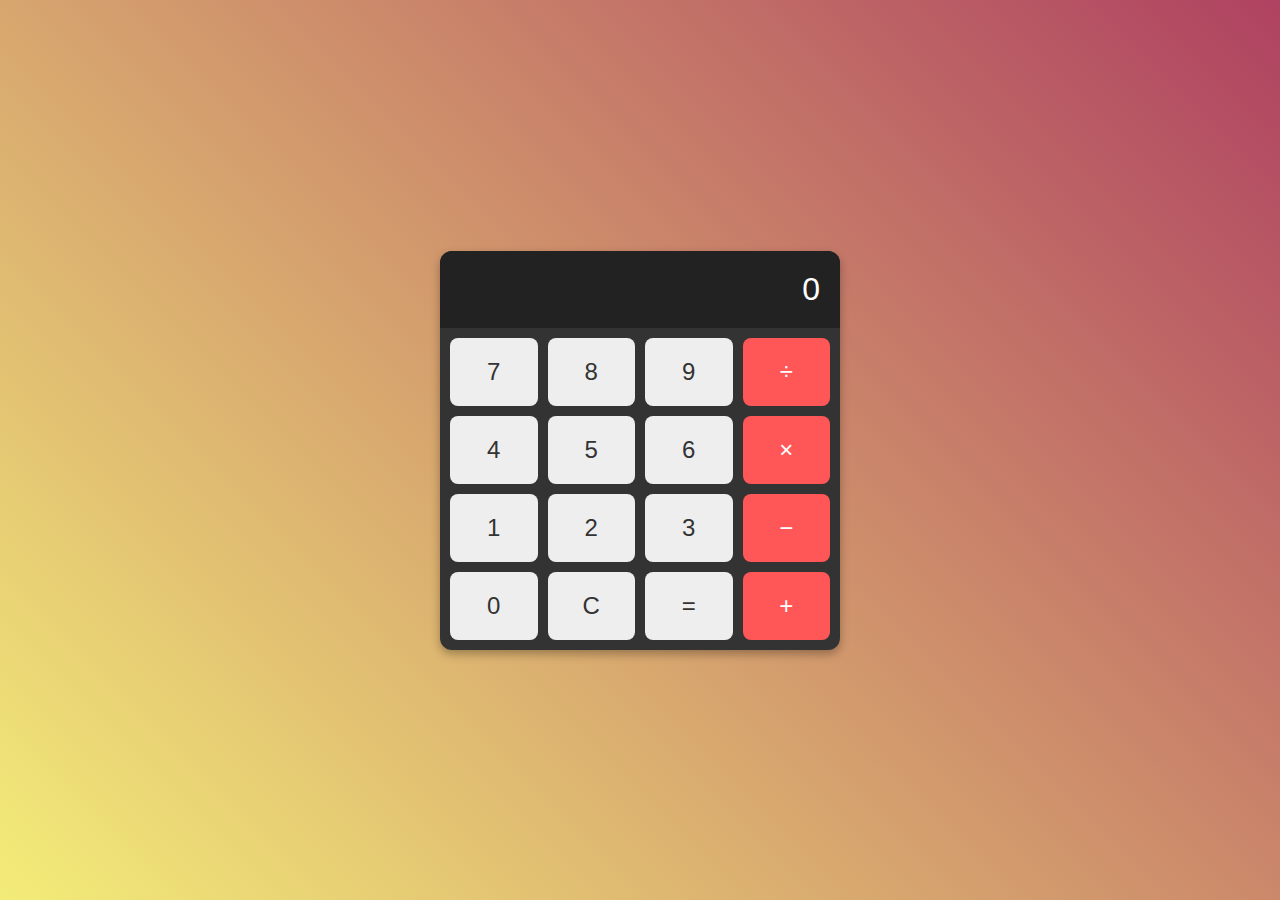
<file: CALCULATOR/index.html>
<!DOCTYPE html>
<html lang="en">
<head>
  <meta charset="UTF-8">
  <meta name="viewport" content="width=device-width, initial-scale=1.0">
  <link rel="stylesheet" href="style.css">
  <title>Basic Calculator</title>
</head>
<body>
  <div class="calculator">
    <div class="display" id="display">0</div>
    <div class="buttons">
      <button onclick="appendNumber('7')">7</button>
      <button onclick="appendNumber('8')">8</button>
      <button onclick="appendNumber('9')">9</button>
      <button onclick="setOperation('÷')">÷</button>

      <button onclick="appendNumber('4')">4</button>
      <button onclick="appendNumber('5')">5</button>
      <button onclick="appendNumber('6')">6</button>
      <button onclick="setOperation('*')">×</button>

      <button onclick="appendNumber('1')">1</button>
      <button onclick="appendNumber('2')">2</button>
      <button onclick="appendNumber('3')">3</button>
      <button onclick="setOperation('-')">−</button>

      <button onclick="appendNumber('0')">0</button>
      <button onclick="clearDisplay()">C</button>
      <button onclick="calculate()">=</button>
      <button onclick="setOperation('+')">+</button>
    </div>
  </div>
  <script src="script.js"></script>
</body>
</html>
</file>
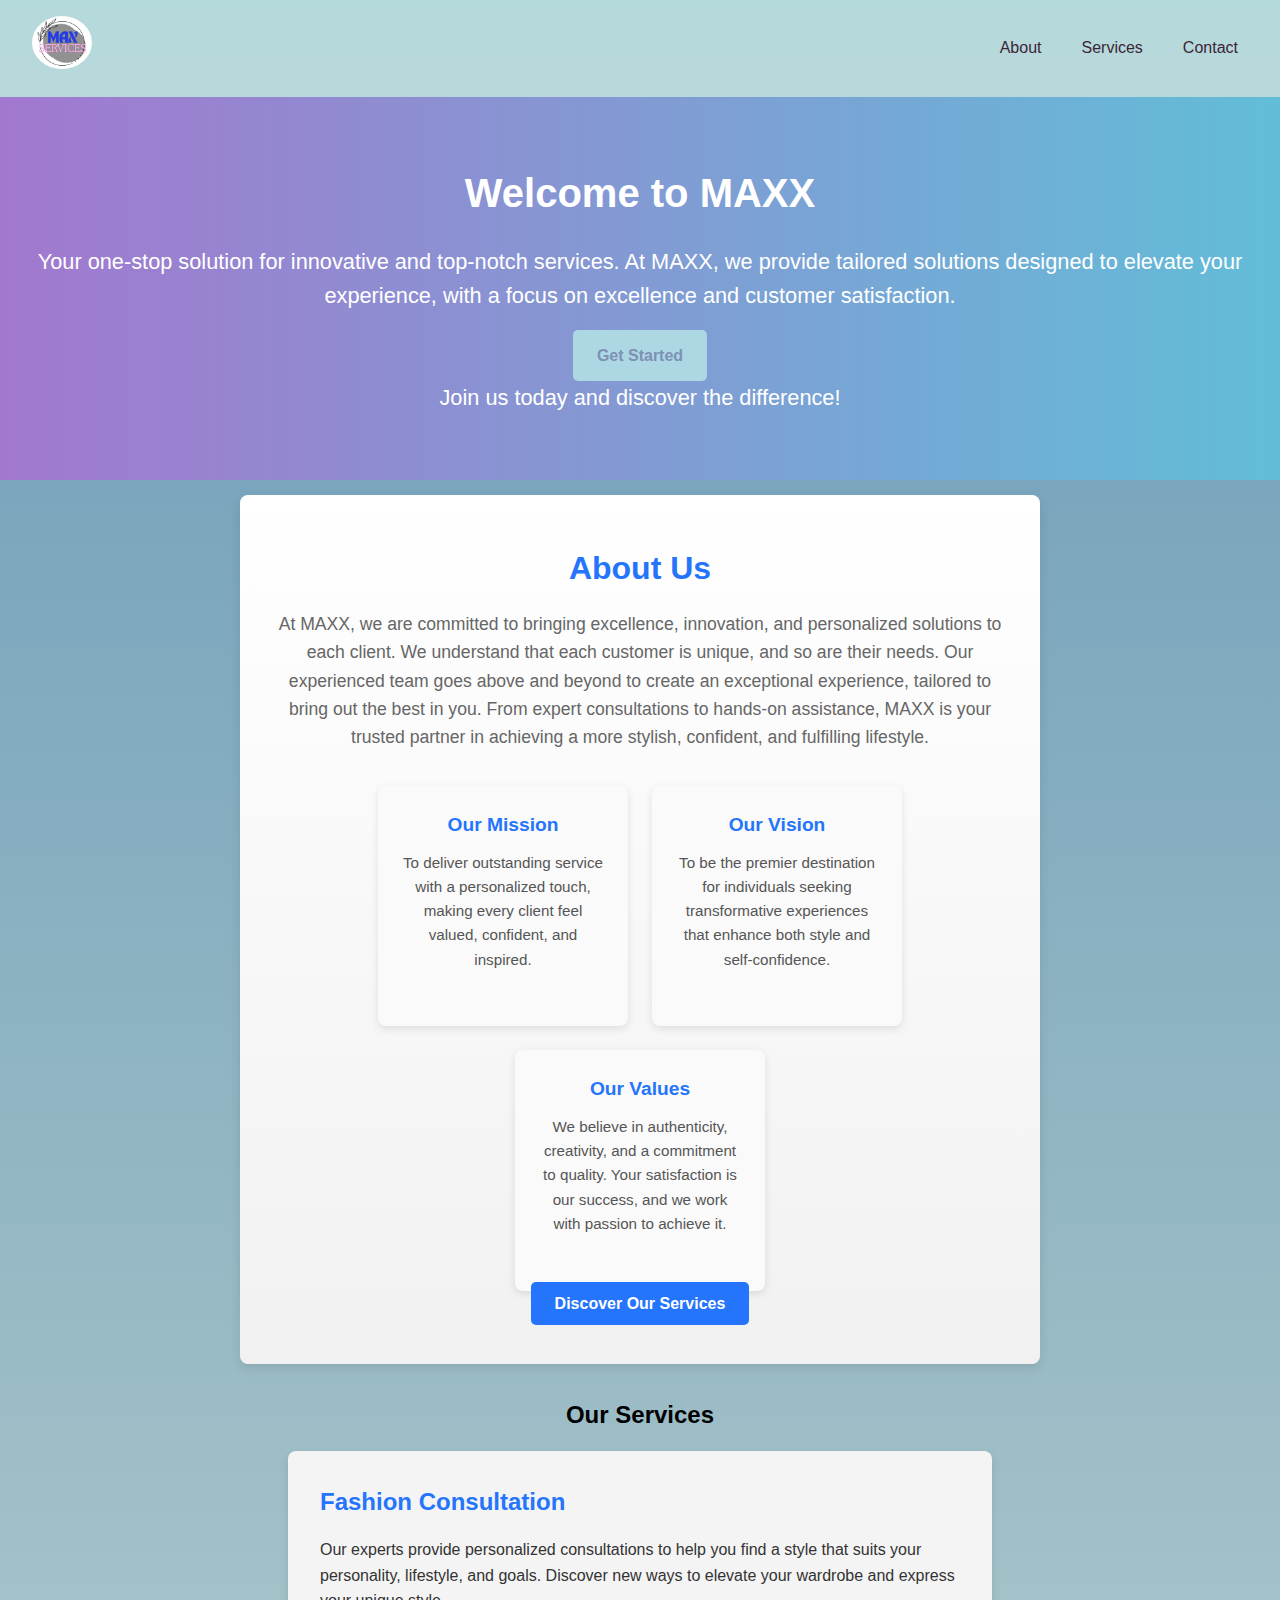
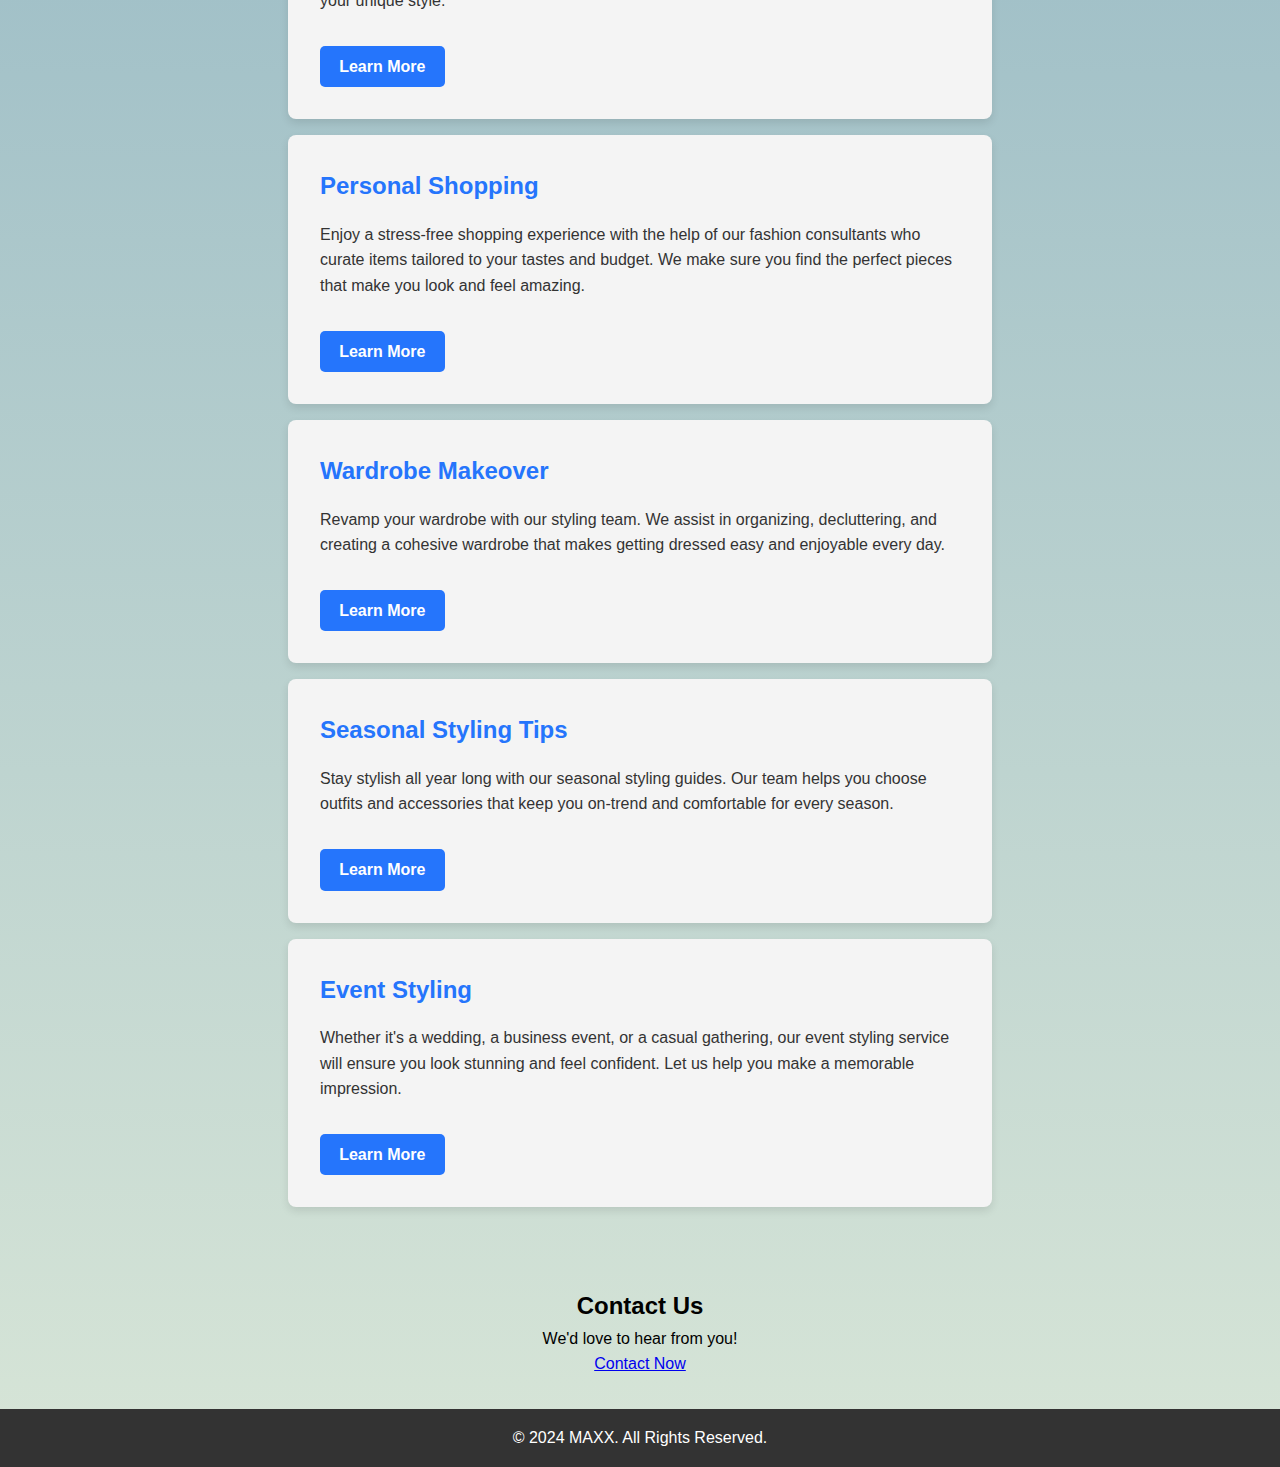
<file: LANDING PAGE/index.html>
<!DOCTYPE html>
<html lang="en">
<head>
  <meta charset="UTF-8">
  <meta name="viewport" content="width=device-width, initial-scale=1.0">
  <title>Landing Page</title>
  <link rel="stylesheet" href="style.css">
</head>
<body>

  <!-- Header Section -->
  <header>
    <nav class="navbar">
      <a href="#" class="logo"><img src="LOGO.png" alt="Brand Logo"></a>
      <ul class="nav-links" id="navLinks">
        <li><a href="#about">About</a></li>
        <li><a href="#services">Services</a></li>
        <li><a href="#contact">Contact</a></li>
      </ul>
      <div class="hamburger-menu" id="hamburgerMenu">
        <span></span>
        <span></span>
        <span></span>
      </div>
    </nav>
  </header>

  <!-- Hero Section -->
<section class="hero">
  <h1>Welcome to MAXX</h1>
  <p>Your one-stop solution for innovative and top-notch services. At MAXX, we provide tailored solutions designed to elevate your experience, with a focus on excellence and customer satisfaction.</p>
  <a href="#contact" class="cta-button">Get Started</a>
  <p class="subtext">Join us today and discover the difference!</p>
</section>


  <!-- About Section -->
  <section id="about" class="about">
    <h2>About Us</h2>
    <p>At MAXX, we are committed to bringing excellence, innovation, and personalized solutions to each client. We understand that each customer is unique, and so are their needs. Our experienced team goes above and beyond to create an exceptional experience, tailored to bring out the best in you. From expert consultations to hands-on assistance, MAXX is your trusted partner in achieving a more stylish, confident, and fulfilling lifestyle.</p>
  
    <div class="about-highlights">
      <div class="highlight">
        <h3>Our Mission</h3>
        <p>To deliver outstanding service with a personalized touch, making every client feel valued, confident, and inspired.</p>
      </div>
      <div class="highlight">
        <h3>Our Vision</h3>
        <p>To be the premier destination for individuals seeking transformative experiences that enhance both style and self-confidence.</p>
      </div>
      <div class="highlight">
        <h3>Our Values</h3>
        <p>We believe in authenticity, creativity, and a commitment to quality. Your satisfaction is our success, and we work with passion to achieve it.</p>
      </div>
    </div>
  
    <a href="#services" class="cta-button">Discover Our Services</a>
  </section>
  

  <!-- Services Section -->
  <section id="services" class="services">
    <h2>Our Services</h2>
    
    <!-- Service 1: Fashion Consultation -->
    <div class="service-card">
      <h3>Fashion Consultation</h3>
      <p>Our experts provide personalized consultations to help you find a style that suits your personality, lifestyle, and goals. Discover new ways to elevate your wardrobe and express your unique style.</p>
      <a href="#consultation" class="service-button">Learn More</a>
    </div>
    
    <!-- Service 2: Personal Shopping -->
    <div class="service-card">
      <h3>Personal Shopping</h3>
      <p>Enjoy a stress-free shopping experience with the help of our fashion consultants who curate items tailored to your tastes and budget. We make sure you find the perfect pieces that make you look and feel amazing.</p>
      <a href="#shopping" class="service-button">Learn More</a>
    </div>
    
    <!-- Service 3: Wardrobe Makeover -->
    <div class="service-card">
      <h3>Wardrobe Makeover</h3>
      <p>Revamp your wardrobe with our styling team. We assist in organizing, decluttering, and creating a cohesive wardrobe that makes getting dressed easy and enjoyable every day.</p>
      <a href="#makeover" class="service-button">Learn More</a>
    </div>
    
    <!-- Service 4: Seasonal Styling Tips -->
    <div class="service-card">
      <h3>Seasonal Styling Tips</h3>
      <p>Stay stylish all year long with our seasonal styling guides. Our team helps you choose outfits and accessories that keep you on-trend and comfortable for every season.</p>
      <a href="#seasonal" class="service-button">Learn More</a>
    </div>
    
    <!-- Service 5: Event Styling -->
    <div class="service-card">
      <h3>Event Styling</h3>
      <p>Whether it's a wedding, a business event, or a casual gathering, our event styling service will ensure you look stunning and feel confident. Let us help you make a memorable impression.</p>
      <a href="#event" class="service-button">Learn More</a>
    </div>
  
  </section>
  

  <!-- Contact Section -->
  <section id="contact" class="contact">
    <h2>Contact Us</h2>
    <p>We'd love to hear from you!</p>
    <a href="#" class="contact-button">Contact Now</a>
  </section>

  <!-- Footer -->
  <footer>
    <p>&copy; 2024 MAXX. All Rights Reserved.</p>
  </footer>

  <!-- JavaScript for Interactive Elements -->
  <script src="script.js"></script>
</body>
</html>
</file>
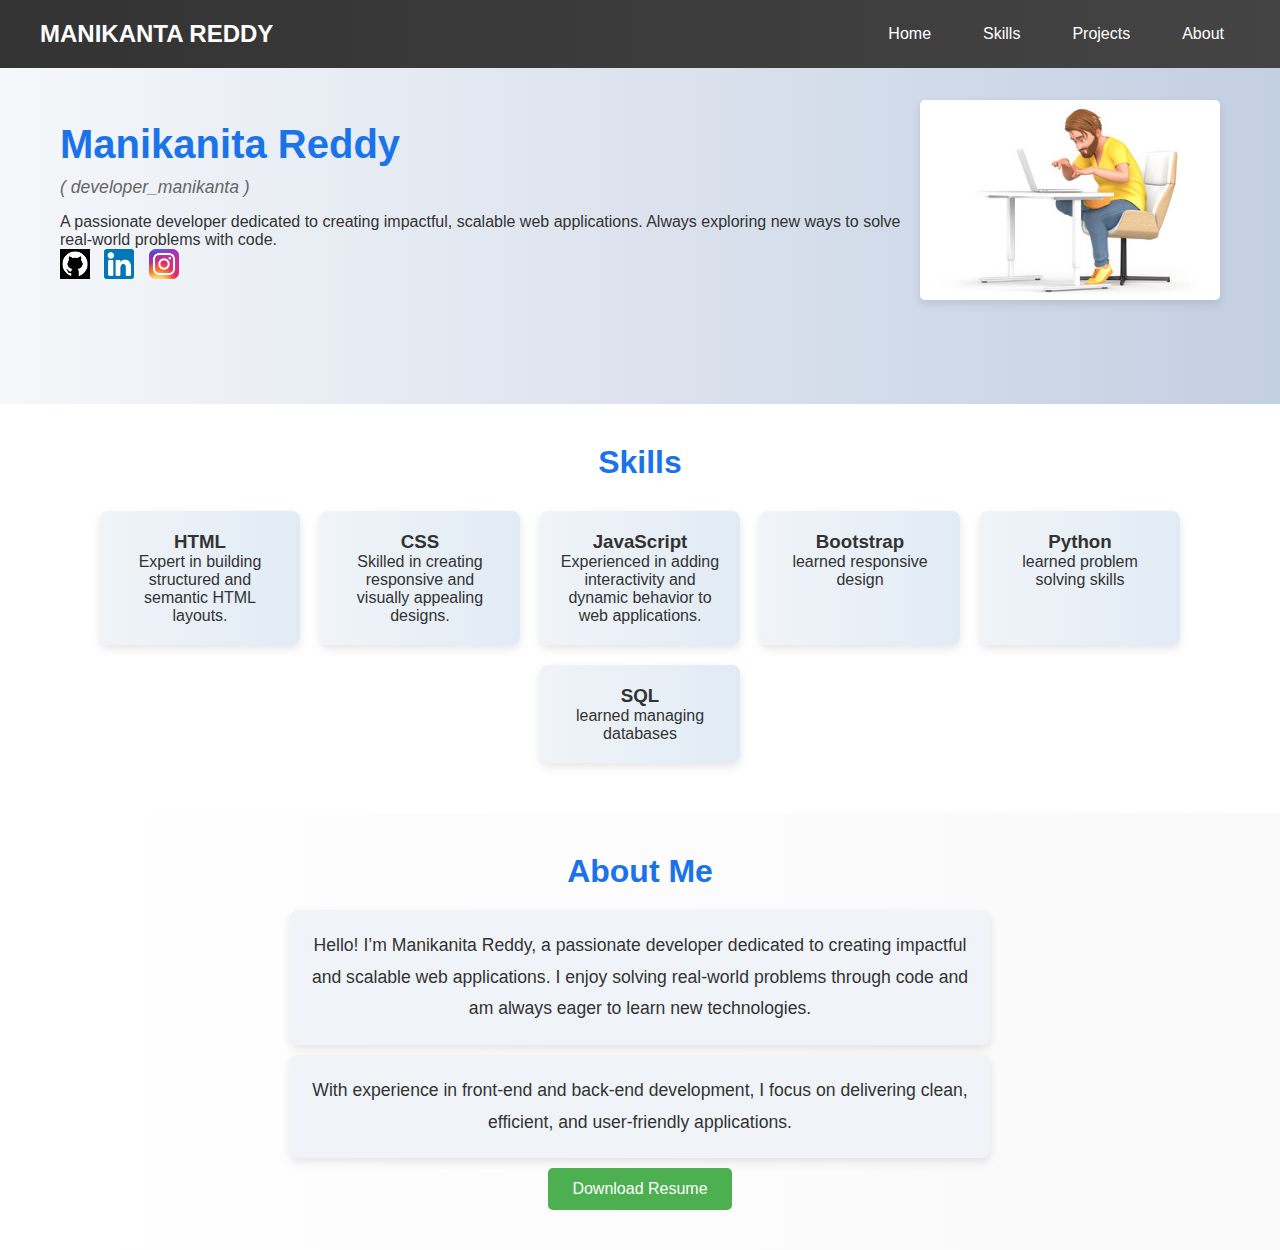
<file: PORTFOLIO/index.html>
<!DOCTYPE html>
<html lang="en">

<head>
    <meta charset="UTF-8">
    <meta name="viewport" content="width=device-width, initial-scale=1.0">
    <title>Manikanta Reddy - Portfolio</title>
    <link rel="stylesheet" href="style.css">
</head>

<body>
    <!-- Navigation -->
    <header>
        <nav class="navbar">
            <div class="logo">manikanta Reddy</div>
            <ul class="nav-links">
                <li><a href="#home">Home</a></li>
                <li><a href="#skills">Skills</a></li>
                <li><a href="#projects">Projects</a></li>
                <li><a href="#about">About</a></li>
            </ul>
            <div class="hamburger-menu">
                <span></span>
                <span></span>
                <span></span>
            </div>
        </nav>
    </header>

    <!-- Home Section -->
    <section id="home" class="profile-section">
        <div class="profile-info">
            <h1>Manikanita Reddy</h1>
            <p class="username">( developer_manikanta )</p>
            <p>A passionate developer dedicated to creating impactful, scalable web applications. Always exploring new
                ways to solve real-world problems with code.</p>
            <div class="social-icons">
                <a href="https://github.com/manikanta945" target="_blank"><img src="github.png" alt="GitHub"></a>
                <a href="https://www.linkedin.com/in/manikanta-reddy-772151262?utm_source=share&utm_campaign=share_via&utm_content=profile&utm_medium=android_app"                    target="_blank"><img src="limkedin.png" alt="LinkedIn"></a>
                <a href="https://www.instagram.com/md.malik.03/profilecard/?igsh=MWJjeHYwaGhnMnN4ZA==" target="_blank"><img src="instagram.jpeg" alt="Instagram"></a>
            </div>
        </div>
        <div class="profile-image">
            <img src="adobe2.jpg" alt="Developer illustration">
        </div>
    </section>

    <!-- Skills Section -->
    <section id="skills" class="skills-section">
        <h2>Skills</h2>
        <div class="skills-container">
            <div class="skill-card">
                <h3>HTML</h3>
                <p>Expert in building structured and semantic HTML layouts.</p>
            </div>
            <div class="skill-card">
                <h3>CSS</h3>
                <p>Skilled in creating responsive and visually appealing designs.</p>
            </div>
            <div class="skill-card">
                <h3>JavaScript</h3>
                <p>Experienced in adding interactivity and dynamic behavior to web applications.</p>
            </div>
            <div class="skill-card">
                <h3>Bootstrap</h3>
                <p>learned responsive design</p>
            </div>
            <div class="skill-card">
                <h3>Python</h3>
                <p>learned problem solving skills</p>
            </div>
            <div class="skill-card">
                <h3>SQL</h3>
                <p>learned managing databases</p>
            </div>

        </div>
    </section>

   
    <!-- About Section -->
    <section id="about" class="about-section">
        <h2>About Me</h2>
        <p>Hello! I’m Manikanita Reddy, a passionate developer dedicated to creating impactful and scalable web
            applications. I enjoy solving real-world problems through code and am always eager to learn new
            technologies.</p>
        <p>With experience in front-end and back-end development, I focus on delivering clean, efficient, and
            user-friendly applications.</p>

        <!-- Resume Download Button -->
        <a href="manikanta.pdf" download class="download-button"> <button onclick="window.open('manikanta.pdf')">Download
                Resume</button></a>
    </section>


    <script src="script.js"></script>
</body>

</html>
</file>
<file: CALCULATOR/style.css>
* {
  margin: 0;
  padding: 0;
  box-sizing: border-box;
}

body {
  display: flex;
  align-items: center;
  justify-content: center;
  height: 100vh;
  background: linear-gradient(45deg, #f3ec78, #af4261);
  font-family: Arial, sans-serif;
}

.calculator {
  width: 100%;
  max-width: 400px;
  border-radius: 12px;
  overflow: hidden;
  box-shadow: 0 4px 10px rgba(0, 0, 0, 0.3);
  background-color: #333;
}

.display {
  background: #222;
  color: white;
  font-size: 2em;
  padding: 20px;
  text-align: right;
}

.buttons {
  display: grid;
  grid-template-columns: repeat(4, 1fr);
  gap: 10px;
  padding: 10px;
}

button {
  font-size: 1.5em;
  padding: 20px;
  border: none;
  border-radius: 8px;
  cursor: pointer;
  transition: transform 0.2s ease, background-color 0.3s ease;
}

button:hover {
  transform: translateY(-4px);
}

button:active {
  transform: translateY(2px);
}

button:nth-child(4n+4) {
  background: #ff5757;
  color: white;
}

button:nth-child(4n+4):hover {
  background: #ff4545;
}

button:not(:nth-child(4n+4)) {
  background: #eee;
  color: #333;
}

button:not(:nth-child(4n+4)):hover {
  background: #ddd;
}

@media (max-width: 400px) {
  .display {
    font-size: 1.5em;
    padding: 15px;
  }
  button {
    font-size: 1.2em;
    padding: 15px;
  }
}
</file>
<file: PORTFOLIO/style.css>
/* General Styling */
* {
  box-sizing: border-box;
  margin: 0;
  padding: 0;
}

body {
  font-family: 'Arial', sans-serif;
  color: #333;
  background: linear-gradient(to right, #f5f7fa, #c3cfe2);
}

/* Navigation */
/* Header */
header {
  width: 100%;
  padding: 20px;
  background: linear-gradient(to right, #333, #444); /* Gradient background */
  color: white; /* White text color */
  position: fixed;
  top: 0;
  left: 0;
  z-index: 1000;
}

/* Navbar */
.navbar {
  display: flex;
  justify-content: space-between;
  align-items: center;
  max-width: 1200px;
  margin: 0 auto;
}

/* Logo */
.logo {
  font-size: 1.5rem;
  font-weight: bold;
  text-transform: uppercase;
  cursor: pointer;
}

/* Nav Links */
.nav-links {
  list-style: none;
  display: flex;
  gap: 20px;
}

.nav-links li a {
  color: white;
  text-decoration: none;
  font-size: 1rem;
  padding: 8px 16px;
  transition: background-color 0.3s ease, transform 0.3s ease;
  border-radius: 4px;
  cursor: pointer;
}

.nav-links li a:hover {
  background-color: #555; /* Light gray background on hover */
  transform: scale(1.1); /* Slightly enlarge on hover */
}

/* Hamburger Menu */
.hamburger-menu {
  display: none;
  flex-direction: column;
  cursor: pointer;
  gap: 4px;
}

.hamburger-menu span {
  width: 25px;
  height: 3px;
  background-color: white;
  transition: 0.3s;
}

/* Responsive Design */
@media (max-width: 768px) {
  .nav-links {
    display: none; /* Hide links on smaller screens */
    flex-direction: column;
    background-color: #333;
    position: absolute;
    top: 60px;
    right: 0;
    width: 100%;
    padding: 20px;
    border-radius: 0 0 8px 8px;
  }

  .nav-links li {
    text-align: center;
    padding: 10px 0;
  }

  .hamburger-menu {
    display: flex;
  }
}

/* Active Menu State (for mobile) */
.navbar.active .nav-links {
  display: flex;
}

/* Home Section */
.profile-section {
  display: flex;
  align-items: center;
  justify-content: space-around;
  padding: 100px 20px; /* Adjusted for fixed header */
  max-width: 1200px;
  margin: 0 auto;
}

.profile-info h1 {
  font-size: 2.5rem;
  color: #1a73e8;
  margin-bottom: 10px;
}

.username {
  font-style: italic;
  color: #666;
  font-size: 1.1rem;
  margin-bottom: 15px;
}

.social-icons img {
  width: 30px;
  height: 30px;
  margin-right: 10px;
  transition: transform 0.3s ease;
  cursor: pointer;
}

.social-icons img:hover {
  transform: scale(1.2);
}

.profile-image img {
  width: 300px;
  border-radius: 5px;
  box-shadow: 0 4px 10px rgba(0, 0, 0, 0.1);
}

/* Skills Section */
.skills-section, .about-section {
  background: #ffffff;
  padding: 40px 20px;
  text-align: center;
}

.skills-section h2, .about-section h2 {
  font-size: 2rem;
  margin-bottom: 20px;
  color: #1a73e8;
}

.skills-container {
  display: flex;
  flex-wrap: wrap;
  justify-content: center;
}

.skill-card {
  background: linear-gradient(to right, #f0f4f8, #e1ebf5);
  padding: 20px;
  margin: 10px;
  border-radius: 8px;
  box-shadow: 0 4px 10px rgba(0, 0, 0, 0.1);
  width: 200px;
  transition: transform 0.3s, background 0.3s;
  cursor: pointer;
}

.skill-card:hover {
  transform: scale(1.05);
  background: linear-gradient(to right, #e1ebf5, #d1dce4);
}

/* Projects Section */
.projects-section {
  background: #f7f8fa;
  padding: 40px 20px;
  text-align: center;
}

.projects-section h2 {
  font-size: 2rem;
  margin-bottom: 20px;
  color: #1a73e8;
}

.projects-container {
  display: flex;
  flex-wrap: wrap;
  justify-content: center;
}

.project-card {
  background: linear-gradient(to right, #ffffff, #eef2f7);
  padding: 20px;
  margin: 10px;
  border-radius: 8px;
  box-shadow: 0 4px 10px rgba(0, 0, 0, 0.1);
  width: 250px;
  transition: transform 0.3s, box-shadow 0.3s;
  text-align: left;
  cursor: pointer;
}

.project-card h3 {
  color: #1a73e8;
  margin-bottom: 10px;
}

.project-card p {
  margin-bottom: 10px;
  color: #555;
}

.project-card a {
  display: inline-block;
  text-decoration: none;
  color: #4285f4;
  font-weight: bold;
  margin-top: 10px;
  transition: color 0.3s;
}

.project-card a:hover {
  color: #ffd700;
}

.project-card:hover {
  transform: scale(1.05);
  box-shadow: 0 6px 15px rgba(0, 0, 0, 0.2);
  background: linear-gradient(to right, #eef2f7, #e0e7ee);
}

/* About Section */
.about-section {
  background: linear-gradient(to right, #ffffff, #f9f9f9);
  padding: 40px 20px;
  text-align: center;
  color: #333;
}

.about-section h2 {
  font-size: 2rem;
  margin-bottom: 20px;
  color: #1a73e8;
}

.about-section p {
  font-size: 1.1rem;
  max-width: 700px;
  margin: 10px auto;
  line-height: 1.8;
  background: #f0f4f8;
  padding: 20px;
  border-radius: 8px;
  box-shadow: 0 4px 10px rgba(0, 0, 0, 0.1);
  transition: background 0.3s ease;
}

.about-section p:hover {
  background: #e1ebf5;
}

/* Style for the download button */
.download-button {
  display: inline-block;
  text-decoration: none;
}

.download-button button {
  background-color: #4CAF50; /* Green background */
  color: white; /* White text */
  padding: 12px 24px; /* Some padding */
  border: none; /* No border */
  border-radius: 5px; /* Rounded corners */
  font-size: 16px; /* Font size */
  cursor: pointer; /* Pointer cursor on hover */
  transition: background-color 0.3s ease; /* Transition for hover effect */
}

.download-button button:hover {
  background-color: #45a049; /* Darker green on hover */
}

.download-button button:active {
  background-color: #3e8e41; /* Even darker on click */
}

/* Responsive */
@media (max-width: 768px) {
  .nav-links {
    display: none;
    flex-direction: column;
    background: #444; /* Darker background for mobile */
    width: 100%;
    text-align: center;
  }

  .nav-links.active {
    display: flex;
  }

  .hamburger-menu {
    display: flex;
    flex-direction: column;
    cursor: pointer;
  }

  .hamburger-menu span {
    width: 25px;
    height: 3px;
    background: #fff;
    margin: 5px 0;
  }

  .profile-section, .skills-container, .projects-container {
    flex-direction: column;
    align-items: center;
  }

  .profile-image img {
    width: 200px;
    margin-top: 20px;
  }

  .skill-card, .project-card {
    width: 90%;
    max-width: 300px;
  }
}
</file>
<file: LANDING PAGE/style.css>
/* Basic Reset */
* {
  margin: 0;
  padding: 0;
  box-sizing: border-box;
}

body {
  font-family: Arial, sans-serif;
  line-height: 1.6;
  overflow-x: hidden;
  background: linear-gradient(rgb(105, 154, 184),rgb(215, 229, 215));
}

/* Header */
header {
  background:linear-gradient(rgb(181, 218, 219),rgb(184, 216, 219));
  padding: 1em 0;
  position: sticky;
  top: 0;
  z-index: 1000;
}

.navbar {
  display: flex;
  justify-content: space-between;
  align-items: center;
  padding: 0 2em;
}

.logo {
  font-size: 1.5em;
  font-weight: bold;
}

.logo img {
  width: 6vw;
  max-width: 60px;
  transition: transform 0.3s ease;
  border-radius: 50%;
}

/* Logo Hover Effect */
.logo img:hover {
  transform: scale(1.1);
  filter: hue-rotate(30deg);
}

.nav-links {
  list-style-type: none;
  display: flex;
  gap: 20px;
}

.nav-links a {
  text-decoration: none;
  color: #3b2638;
  font-weight: 500;
  padding: 5px 10px;
  transition: color 0.3s ease;
}

.nav-links a:hover {
  color: #5cbcca;
}

.hamburger-menu {
  display: none;
  flex-direction: column;
  gap: 5px;
  cursor: pointer;
}

.hamburger-menu span {
  display: block;
  width: 25px;
  height: 3px;
  background-color: #fff;
  transition: transform 0.3s ease;
}

/* Responsive styles */
@media (max-width: 768px) {
  .nav-links {
    display: none;
    position: absolute;
    top: 60px;
    left: 0;
    width: 100%;
    background-color: #333;
    flex-direction: column;
    align-items: center;
  }

  .nav-links li {
    padding: 10px 0;
  }

  .hamburger-menu {
    display: flex;
  }

  .nav-links.show {
    display: flex;
  }
}

/* Hero Section */
.hero {
  display: flex;
  flex-direction: column;
  align-items: center;
  text-align: center;
  padding: 4em 2em;
  background: linear-gradient(to right, #a278cf, #62bdd8);
  color: #fff;
  animation: fadeIn 2s ease-in-out;
}

.hero h1 {
  font-size: 2.5em;
  margin-bottom: 0.5em;
  animation: slideIn 1.5s ease-out;
}

.hero .cta-button {
  margin-top: 1em;
  padding: 0.8em 1.5em;
  background-color: #add7e2;
  color: #7d91b5;
  text-decoration: none;
  border-radius: 5px;
  font-weight: bold;
  transition: background-color 0.3s;
}


.hero p{
  font-size: 1.7vw;
}
.hero .cta-button:hover {
  background:linear-gradient(rgb(130, 185, 152),rgb(209, 209, 155));
  color: whitesmoke;
}

/* Animations */
@keyframes fadeIn {
  from { opacity: 0; }
  to { opacity: 1; }
}

@keyframes slideIn {
  from { transform: translateY(-20px); }
  to { transform: translateY(0); }
}

/* Section Styles */
section {
  padding: 2em;
  text-align: center;
}

.about, .services, .contact {
  max-width: 800px;
  margin: auto;
}

/* Service Section Styling */
.service-card {
  background-color: #f4f4f4;
  margin: 1em;
  padding: 2em;
  border-radius: 8px;
  box-shadow: 0 4px 8px rgba(0, 0, 0, 0.1);
  transition: transform 0.3s ease;
  text-align: left;
}

.service-card h3 {
  font-size: 1.5em;
  color: #2575fc;
}

.service-card p {
  margin: 1em 0;
  color: #333;
}

.service-card:hover {
  transform: translateY(-10px);
}

.service-button {
  display: inline-block;
  margin-top: 1em;
  padding: 0.5em 1.2em;
  background-color: #2575fc;
  color: #fff;
  border-radius: 5px;
  text-decoration: none;
  font-weight: bold;
  transition: background-color 0.3s ease;
}

.service-button:hover {
  background-color: #1a5dbb;
}


/* Footer */
footer {
  background-color: #333;
  color: #fff;
  padding: 1em;
  text-align: center;
}
/* About Section */
.about {
  margin-top: 15px;
  padding: 3em 2em;
  background: linear-gradient(to bottom, #fff, #f1f1f1);
  color: #333;
  text-align: center;
  border-radius: 8px;
  box-shadow: 0 4px 12px rgba(0, 0, 0, 0.1);
}

.about h2 {
  font-size: 2em;
  margin-bottom: 0.5em;
  color: #2575fc;
  font-weight: bold;
}

.about p {
  font-size: 1.1em;
  margin-bottom: 2em;
  max-width: 800px;
  margin-left: auto;
  margin-right: auto;
  line-height: 1.6;
  color: #666;
}

/* Highlights Section */
.about-highlights {
  display: flex;
  gap: 1.5em;
  flex-wrap: wrap;
  justify-content: center;
  margin-top: 2em;
}

.highlight {
  background-color: #fafafa;
  padding: 1.5em;
  border-radius: 8px;
  box-shadow: 0 3px 8px rgba(0, 0, 0, 0.1);
  max-width: 250px;
  transition: transform 0.3s ease;
}

.highlight h3 {
  font-size: 1.2em;
  margin-bottom: 0.5em;
  color: #2575fc;
}

.highlight p {
  font-size: 0.95em;
  color: #555;
}

.highlight:hover {
  transform: translateY(-5px);
}

/* CTA Button */
.about .cta-button {
  margin-top: 2em;
  padding: 0.8em 1.5em;
  background-color: #2575fc;
  color: #fff;
  border-radius: 5px;
  text-decoration: none;
  font-weight: bold;
  transition: background-color 0.3s ease;
}

.about .cta-button:hover {
  background-color: #1a5dbb;
}
</file>
